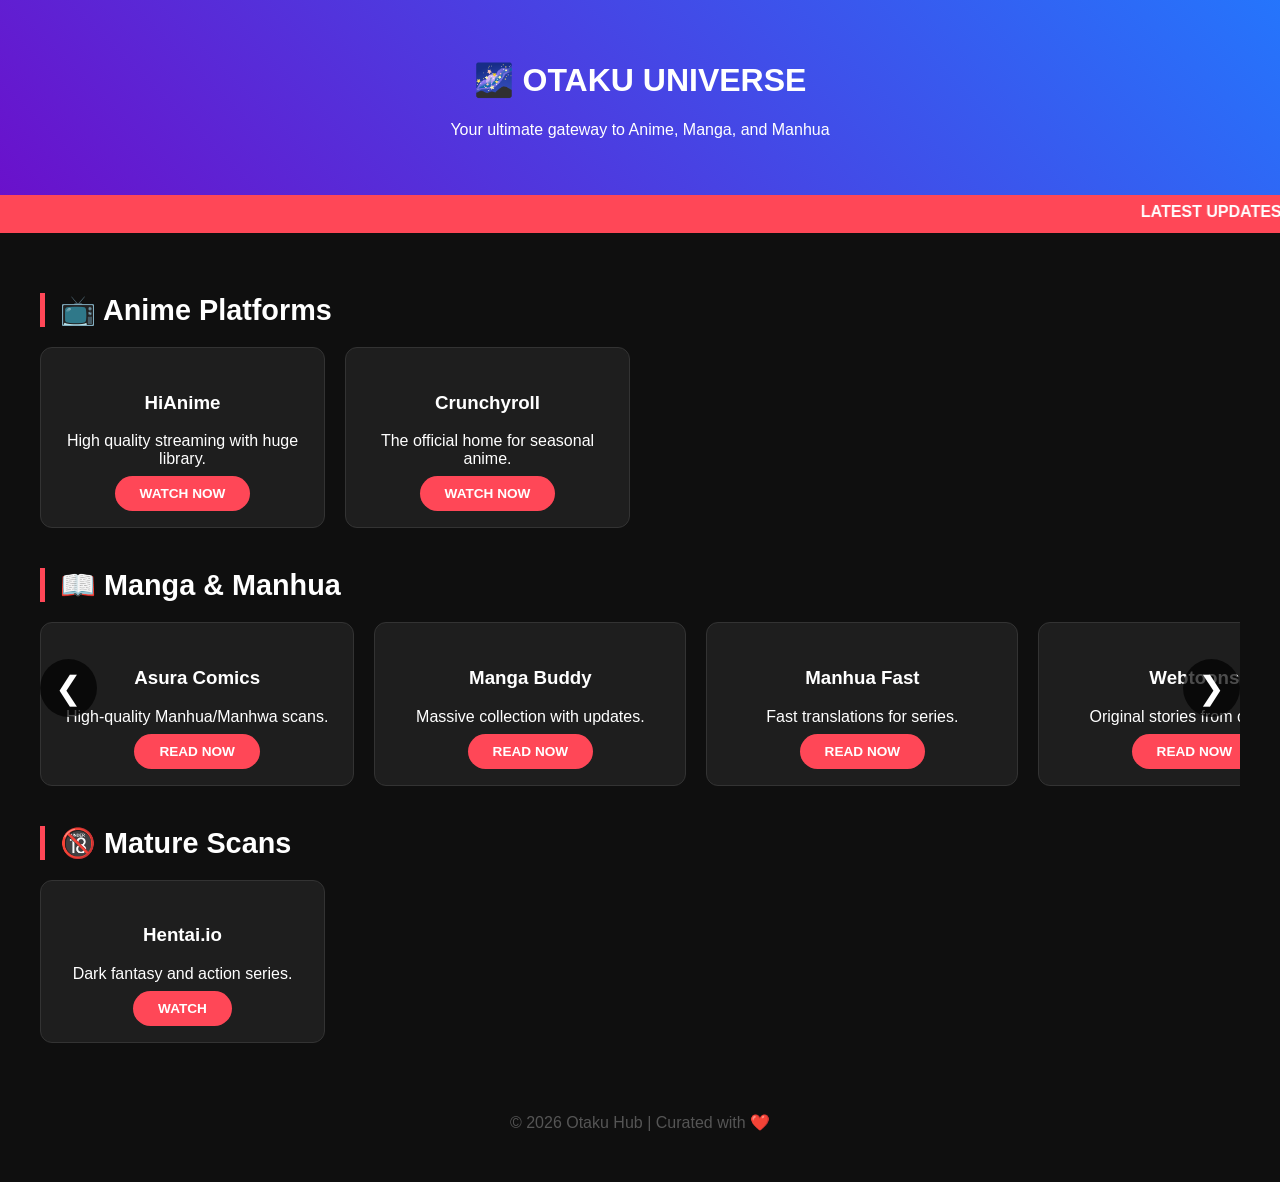
<file: index.html>
<!DOCTYPE html>
<html lang="en">
<head>
    <meta charset="UTF-8">
    <title>Otaku Hub | My Ultimate Library</title>
    <meta name="viewport" content="width=device-width, initial-scale=1.0">
    <link rel="stylesheet" href="font.css">
</head>

<body>

<header>
    <h1>🌌 OTAKU UNIVERSE</h1>
    <p>Your ultimate gateway to Anime, Manga, and Manhua</p>
</header>

<div class="marquee-bar">
    <marquee scrollamount="10">
        LATEST UPDATES: Solo Leveling S2 • One Piece Chapter 1100+ • New Manhua Drops Daily!
    </marquee>
</div>

<div class="container">

    <!-- Anime Section -->
    <h2 class="section-title">📺 Anime Platforms</h2>
    <div class="link-grid">
        <a href="https://hianimes.se/" target="_blank" class="card">
            <h3>HiAnime</h3>
            <p>High quality streaming with huge library.</p>
            <span class="btn-visit">WATCH NOW</span>
        </a>

        <a href="https://crunchyroll.com/" target="_blank" class="card">
            <h3>Crunchyroll</h3>
            <p>The official home for seasonal anime.</p>
            <span class="btn-visit">WATCH NOW</span>
        </a>
    </div>

    <!-- Manga Section (Netflix Style Slider) -->
    <h2 class="section-title">📖 Manga & Manhua</h2>

    <div class="slider-wrapper">
        <button class="slider-btn prev" onclick="scrollLeft()">❮</button>
        <button class="slider-btn next" onclick="scrollRight()">❯</button>

        <div class="link-grid" id="mangaSlider">

            <a href="https://asuracomic.net/" target="_blank" class="card">
                <h3>Asura Comics</h3>
                <p>High-quality Manhua/Manhwa scans.</p>
                <span class="btn-visit">READ NOW</span>
            </a>

            <a href="https://mangabuddy.com/" target="_blank" class="card">
                <h3>Manga Buddy</h3>
                <p>Massive collection with updates.</p>
                <span class="btn-visit">READ NOW</span>
            </a>

            <a href="https://manhuafast.net/" target="_blank" class="card">
                <h3>Manhua Fast</h3>
                <p>Fast translations for series.</p>
                <span class="btn-visit">READ NOW</span>
            </a>

            <a href="https://www.webtoons.com" target="_blank" class="card">
                <h3>Webtoons</h3>
                <p>Original stories from creators.</p>
                <span class="btn-visit">READ NOW</span>
            </a>

            <a href="https://mangaplus.shueisha.co.jp" target="_blank" class="card">
                <h3>MangaPlus</h3>
                <p>Official latest chapters worldwide.</p>
                <span class="btn-visit">READ NOW</span>
            </a>

            <a href="https://mangadex.org" target="_blank" class="card">
                <h3>MangaDex</h3>
                <p>Community driven library.</p>
                <span class="btn-visit">READ NOW</span>
            </a>

        </div>
    </div>

    <!-- Mature Section -->
    <h2 class="section-title">🔞 Mature Scans</h2>
    <div class="link-grid">
        <a href="https://hentai20.io" target="_blank" class="card">
            <h3>Hentai.io</h3>
            <p>Dark fantasy and action series.</p>
            <span class="btn-visit">WATCH</span>
        </a>
    </div>

</div>

<footer>
    &copy; 2026 Otaku Hub | Curated with ❤️
</footer>

<script>
document.addEventListener("DOMContentLoaded", function () {

    const slider = document.getElementById("mangaSlider");

    document.querySelector(".next").addEventListener("click", () => {
        slider.scrollLeft += 320;
    });

    document.querySelector(".prev").addEventListener("click", () => {
        slider.scrollLeft -= 320;
    });

});
</script>

</body>
</html>
</file>
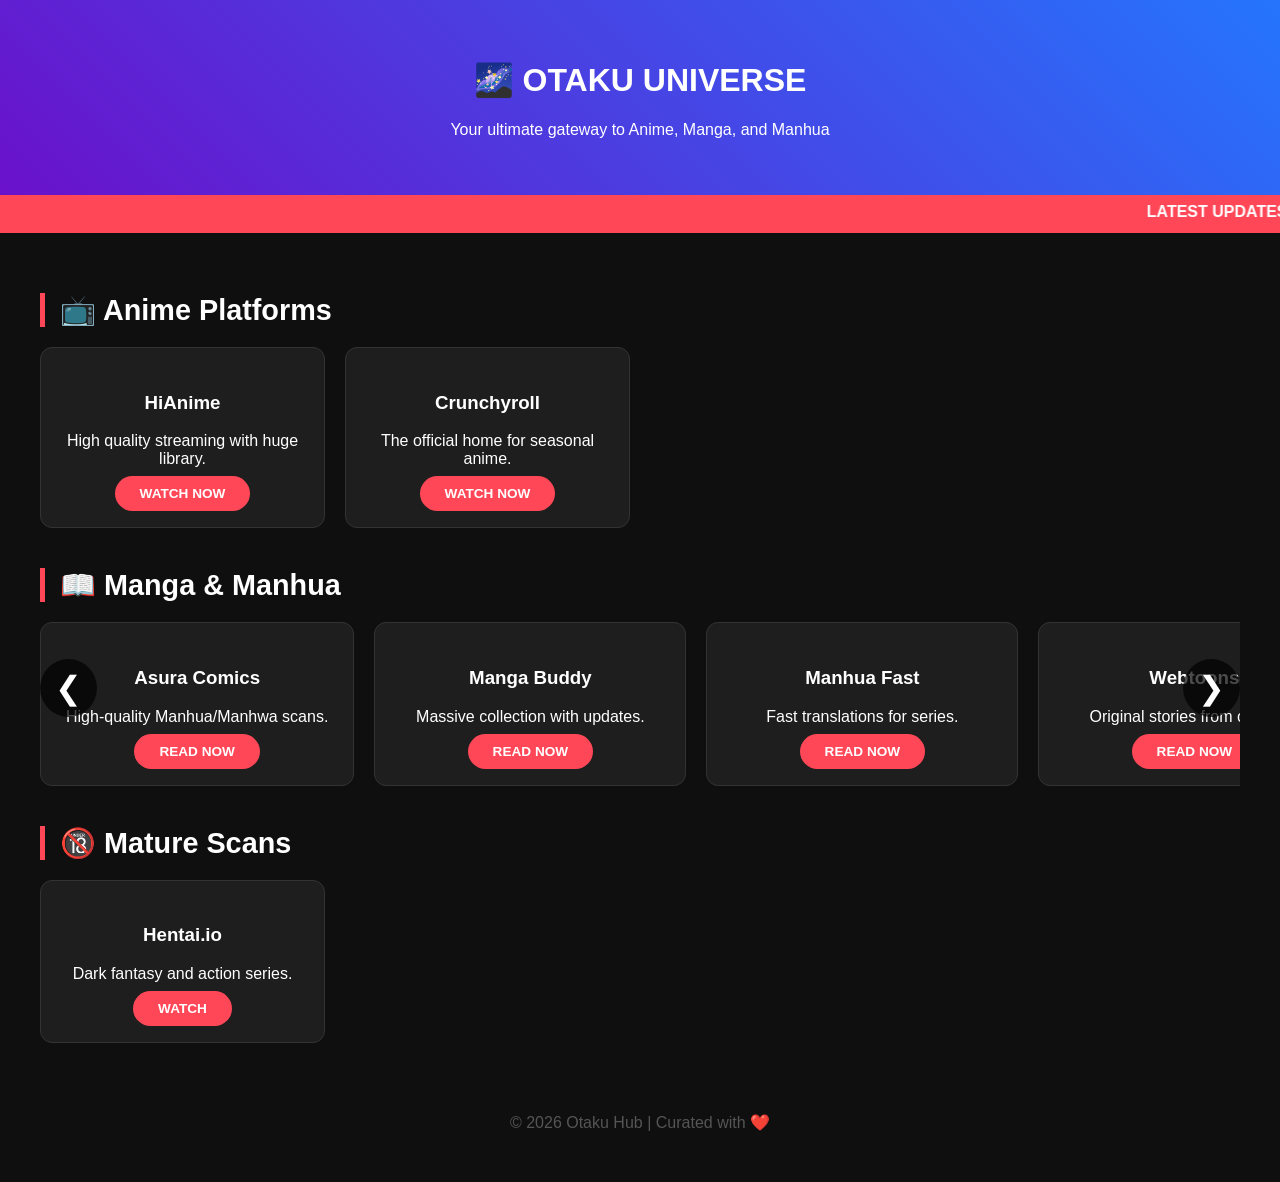
<file: idea.html>
<!DOCTYPE html>
<html lang="en">
<head>
    <meta charset="UTF-8">
    <title>Otaku Hub | My Ultimate Library</title>
    <meta name="viewport" content="width=device-width, initial-scale=1.0">
    <link rel="stylesheet" href="font.css">
</head>

<body>

<header>
    <h1>🌌 OTAKU UNIVERSE</h1>
    <p>Your ultimate gateway to Anime, Manga, and Manhua</p>
</header>

<div class="marquee-bar">
    <marquee scrollamount="10">
        LATEST UPDATES: Solo Leveling S2 • One Piece Chapter 1100+ • New Manhua Drops Daily!
    </marquee>
</div>

<div class="container">

    <!-- Anime Section -->
    <h2 class="section-title">📺 Anime Platforms</h2>
    <div class="link-grid">
        <a href="https://hianimes.se/" target="_blank" class="card">
            <h3>HiAnime</h3>
            <p>High quality streaming with huge library.</p>
            <span class="btn-visit">WATCH NOW</span>
        </a>

        <a href="https://crunchyroll.com/" target="_blank" class="card">
            <h3>Crunchyroll</h3>
            <p>The official home for seasonal anime.</p>
            <span class="btn-visit">WATCH NOW</span>
        </a>
    </div>

    <!-- Manga Section (Netflix Style Slider) -->
    <h2 class="section-title">📖 Manga & Manhua</h2>

    <div class="slider-wrapper">
        <button class="slider-btn prev" onclick="scrollLeft()">❮</button>
        <button class="slider-btn next" onclick="scrollRight()">❯</button>

        <div class="link-grid" id="mangaSlider">

            <a href="https://asuracomic.net/" target="_blank" class="card">
                <h3>Asura Comics</h3>
                <p>High-quality Manhua/Manhwa scans.</p>
                <span class="btn-visit">READ NOW</span>
            </a>

            <a href="https://mangabuddy.com/" target="_blank" class="card">
                <h3>Manga Buddy</h3>
                <p>Massive collection with updates.</p>
                <span class="btn-visit">READ NOW</span>
            </a>

            <a href="https://manhuafast.net/" target="_blank" class="card">
                <h3>Manhua Fast</h3>
                <p>Fast translations for series.</p>
                <span class="btn-visit">READ NOW</span>
            </a>

            <a href="https://www.webtoons.com" target="_blank" class="card">
                <h3>Webtoons</h3>
                <p>Original stories from creators.</p>
                <span class="btn-visit">READ NOW</span>
            </a>

            <a href="https://mangaplus.shueisha.co.jp" target="_blank" class="card">
                <h3>MangaPlus</h3>
                <p>Official latest chapters worldwide.</p>
                <span class="btn-visit">READ NOW</span>
            </a>

            <a href="https://mangadex.org" target="_blank" class="card">
                <h3>MangaDex</h3>
                <p>Community driven library.</p>
                <span class="btn-visit">READ NOW</span>
            </a>

        </div>
    </div>

    <!-- Mature Section -->
    <h2 class="section-title">🔞 Mature Scans</h2>
    <div class="link-grid">
        <a href="https://hentai20.io" target="_blank" class="card">
            <h3>Hentai.io</h3>
            <p>Dark fantasy and action series.</p>
            <span class="btn-visit">WATCH</span>
        </a>
    </div>

</div>

<footer>
    &copy; 2026 Otaku Hub | Curated with ❤️
</footer>

<script>
document.addEventListener("DOMContentLoaded", function () {

    const slider = document.getElementById("mangaSlider");

    document.querySelector(".next").addEventListener("click", () => {
        slider.scrollLeft += 320;
    });

    document.querySelector(".prev").addEventListener("click", () => {
        slider.scrollLeft -= 320;
    });

});
</script>

</body>
</html>
</file>
<file: font.css>
/* General Styles */
body {
    margin: 0;
    font-family: 'Segoe UI', sans-serif;
    background-color: #0f0f0f;
    color: #ffffff;
}

a {
    text-decoration: none;
    color: inherit;
}

header {
    background: linear-gradient(45deg, #6a11cb, #2575fc);
    padding: 2.5rem 1rem;
    text-align: center;
}

.marquee-bar {
    background: #ff4757;
    padding: 8px 0;
    font-weight: bold;
}

/* Container */
.container {
    max-width: 1200px;
    margin: auto;
    padding: 20px;
}

.section-title {
    border-left: 5px solid #ff4757;
    padding-left: 15px;
    margin: 40px 0 20px;
    font-size: 1.8rem;
}

/* Normal Grid */
.link-grid {
    display: grid;
    grid-template-columns: repeat(auto-fill, minmax(280px, 1fr));
    gap: 20px;
}

/* Cards */
.card {
    background: #1e1e1e;
    border-radius: 12px;
    padding: 25px;
    text-align: center;
    border: 1px solid #333;
    transition: 0.3s;
}

.card:hover {
    transform: translateY(-10px);
    box-shadow: 0 10px 20px rgba(106, 17, 203, 0.4);
}

/* Button */
.btn-visit {
    background: #ff4757;
    padding: 10px 25px;
    border-radius: 25px;
    font-weight: bold;
    font-size: 0.85rem;
}

/* -------- Netflix Slider Style -------- */

.slider-wrapper {
    position: relative;
}

#mangaSlider {
    display: flex;
    overflow-x: auto;
    scroll-behavior: smooth;
}

#mangaSlider::-webkit-scrollbar {
    display: none;
}

#mangaSlider .card {
    min-width: 260px;
    flex: 0 0 auto;
}

/* Arrows */
.slider-btn {
    position: absolute;
    top: 40%;
    transform: translateY(-50%);
    background: rgba(0,0,0,0.7);
    border: none;
    color: white;
    font-size: 2rem;
    padding: 10px 15px;
    cursor: pointer;
    border-radius: 50%;
}

.prev { left: 0; }
.next { right: 0; }

.slider-btn:hover {
    background: #6a11cb;
}

/* Footer */
footer {
    text-align: center;
    padding: 50px 20px;
    color: #555;
}
</file>
